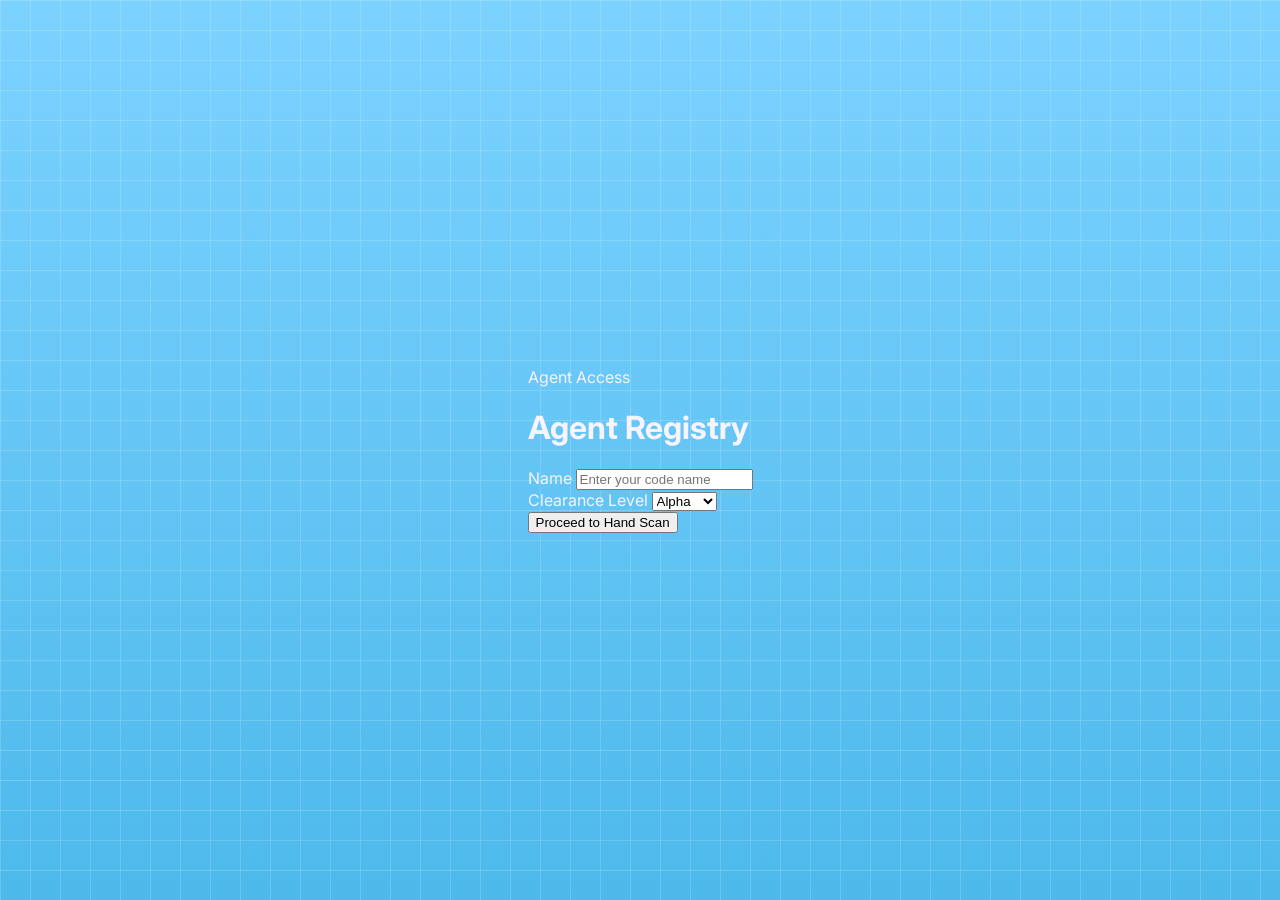
<file: index.html>
<!DOCTYPE html>
<html lang="en">
  <head>
    <meta charset="UTF-8" />
    <meta name="viewport" content="width=device-width, initial-scale=1.0" />
    <title>Agent Access</title>
    <link rel="preconnect" href="https://fonts.googleapis.com" />
    <link rel="preconnect" href="https://fonts.gstatic.com" crossorigin />
    <link href="https://fonts.googleapis.com/css2?family=Cinzel:wght@400;600;700&family=Inter:wght@400;500;600;700&display=swap" rel="stylesheet" />
    <link rel="stylesheet" href="styles.css" />
  </head>
  <body class="login-page">
    <main class="login-shell">
      <div class="seal">Agent Access</div>
      <h1>Agent Registry</h1>

      <form id="agentForm" class="agent-form">
        <div class="field-row">
          <label for="agentName">Name</label>
          <input id="agentName" name="agentName" type="text" maxlength="24" placeholder="Enter your code name" required />
        </div>

        <div class="field-row">
          <label for="accessLevel">Clearance Level</label>
          <select id="accessLevel" name="accessLevel">
            <option value="Alpha">Alpha</option>
            <option value="Bravo">Bravo</option>
            <option value="Charlie">Charlie</option>
            <option value="Delta">Delta</option>
          </select>
        </div>

        <button type="submit" class="primary-btn">Proceed to Hand Scan</button>
      </form>
    </main>

    <script src="script.js"></script>
  </body>
</html>
</file>
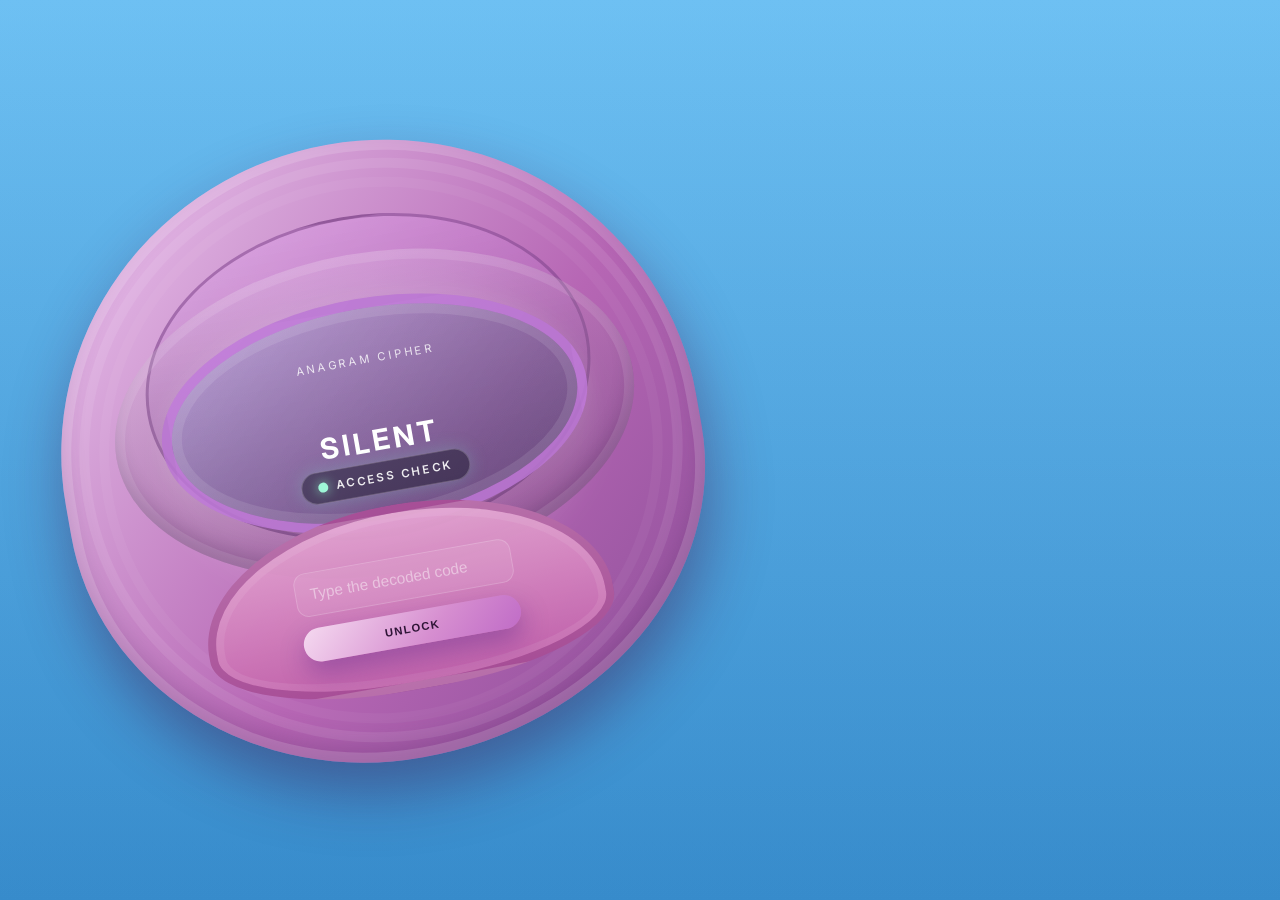
<file: cipher.html>
<!DOCTYPE html>
<html lang="en">
  <head>
    <meta charset="UTF-8" />
    <meta name="viewport" content="width=device-width, initial-scale=1.0" />
    <title>Secret Cipher</title>
    <link rel="preconnect" href="https://fonts.googleapis.com" />
    <link rel="preconnect" href="https://fonts.gstatic.com" crossorigin />
    <link href="https://fonts.googleapis.com/css2?family=Cinzel:wght@400;600;700&family=Inter:wght@400;500;600;700&display=swap" rel="stylesheet" />
    <link rel="stylesheet" href="styles.css" />
  </head>
  <body class="mission-page">
    <main class="mission-layout" id="missionLayout">
      <section class="cipher-visual" aria-label="Cipher challenge panel">
        <div class="compact-shell">
          <div class="compact-lid"></div>
          <div class="compact-glow"></div>

          <div class="compact-face">
            <div class="mirror-frame">
              <div class="scan-ring"></div>
              <div class="cipher-display">
                <span class="code-label">Anagram Cipher</span>
                <div class="anagram-box" id="anagramText">SILENT</div>
              </div>
              <div class="status-strip">
                <span class="status-dot"></span>
                <span id="scanLabel">ACCESS CHECK</span>
              </div>
            </div>
          </div>

          <div class="powder-pan">
            <form class="challenge-form" id="cipherForm">
              <input id="codeInput" type="text" maxlength="20" placeholder="Type the decoded code" aria-label="Secret code" />
              <button type="submit">Unlock</button>
            </form>
          </div>
        </div>
      </section>

      <aside class="mission-panel mission-brief" id="missionBrief" aria-live="polite">
        <div class="mission-top">
          <span>Agent Clearance</span>
          <strong id="agentBadge">AGENT</strong>
        </div>

        <h1 class="mission-header" id="missionTitle">Welcome</h1>
        <p class="mission-copy" id="missionCopy">Access granted. Solve the cipher and confirm the code.</p>

        <div class="success-text" id="successText">ACCESS VERIFIED — CODE: LISTEN</div>

        <div class="briefing-box">
          <h2>New Mission</h2>
          <p>
            Secure the encrypted courier before dawn. Maintain your disguise, avoid visual detection,
            and extract the package without leaving a trace. The target is moving through the abandoned tower district at 02:17.
          </p>
        </div>
      </aside>
    </main>

    <script src="cipher.js"></script>
  </body>
</html>
</file>
<file: styles.css>
:root {
  --sky: #7cd2ff;
  --sky-deep: #4db9eb;
  --shell-main: #d4a0d6;
  --shell-light: #f0c9f3;
  --shell-shadow: #b666b4;
  --shell-dark: #8a4e98;
  --powder-pink: #ef9dc8;
  --powder-coral: #ff7a57;
  --accent: #9ef7d7;
  --panel: rgba(35, 18, 40, 0.32);
  --panel-border: rgba(255, 255, 255, 0.18);
  --input-bg: rgba(255, 255, 255, 0.08);
  --text: #f7f3ff;
  --muted: rgba(255, 255, 255, 0.72);
  --mission-bg: rgba(42, 18, 47, 0.38);
}

* { box-sizing: border-box; }

html, body {
  margin: 0;
  min-height: 100%;
  height: 100%;
  font-family: "Inter", sans-serif;
  background: linear-gradient(180deg, var(--sky) 0%, var(--sky-deep) 100%);
  color: var(--text);
}

body {
  display: grid;
  place-items: center;
  overflow: hidden;
  background-image:
    linear-gradient(rgba(255,255,255,0.17) 1px, transparent 1px),
    linear-gradient(90deg, rgba(255,255,255,0.16) 1px, transparent 1px);
  background-size: 30px 30px;
}

.mission-page {
  display: grid;
  place-items: center;
  overflow: auto;
  background:
    linear-gradient(180deg, rgba(255,255,255,0.05), rgba(10,26,44,0.15)),
    linear-gradient(180deg, #66bdf2 0%, #3f9fe7 100%);
}

.mission-layout {
  position: relative;
  width: min(1200px, 92vw);
  min-height: min(90vh, 760px);
  display: flex;
  align-items: center;
  justify-content: center;
  gap: clamp(18px, 3vw, 54px);
  perspective: 1600px;
  transition: all 0.9s cubic-bezier(0.22, 1, 0.36, 1);
}

.mission-layout.is-solved {
  justify-content: space-between;
}

.mission-layout.is-solved::before {
  content: "";
  position: absolute;
  inset: 8% 10% 8% 10%;
  border-radius: 28px;
  background: linear-gradient(135deg, rgba(255,255,255,0.18), rgba(255,255,255,0.03));
  border: 1px solid rgba(255,255,255,0.12);
  opacity: 0.7;
  pointer-events: none;
}

.cipher-visual {
  position: relative;
  width: min(52vw, 560px);
  min-width: 320px;
  transition: transform 1.1s cubic-bezier(0.22, 1, 0.36, 1), opacity 1.1s ease, filter 1.1s ease;
}

.mission-layout.is-solved .cipher-visual {
  transform: translateX(-58px) rotate(-3deg) scale(0.96);
  opacity: 0.82;
  filter: saturate(1.05);
}

.compact-shell {
  position: relative;
  width: min(72vw, 640px);
  height: min(62vw, 620px);
  max-height: 620px;
  border-radius: 50% 50% 52% 48% / 50% 50% 45% 45%;
  background: linear-gradient(135deg, #f0c9f3 0%, #d4a0d6 24%, #b666b4 58%, #8a4e98 100%);
  box-shadow:
    0 30px 60px rgba(65, 18, 72, 0.42),
    inset 0 0 0 10px rgba(255,255,255,0.15),
    inset 0 -16px 24px rgba(89, 39, 102, 0.3);
  transform: rotate(-10deg);
  transition: transform 1s cubic-bezier(0.22, 1, 0.36, 1), box-shadow 1s ease;
}

.mission-layout.is-solved .compact-shell {
  transform: rotate(-12deg) translateX(-30px);
  box-shadow:
    0 24px 54px rgba(65, 18, 72, 0.36),
    inset 0 0 0 10px rgba(255,255,255,0.12),
    inset 0 -16px 20px rgba(89, 39, 102, 0.24);
}

.compact-shell::before,
.compact-shell::after {
  content: "";
  position: absolute;
  inset: 18px;
  border-radius: 50%;
  border: 10px solid rgba(255,255,255,0.08);
  pointer-events: none;
}

.compact-shell::after {
  inset: 6%;
  border-color: rgba(255,255,255,0.04);
}

.compact-lid {
  position: absolute;
  inset: 12% 15% 36% 15%;
  border-radius: 50%;
  background: linear-gradient(180deg, rgba(232,160,255,0.2), rgba(118,61,130,0.35));
  border: 3px solid rgba(118, 61, 130, 0.5);
  z-index: 2;
  pointer-events: none;
}

.compact-glow {
  position: absolute;
  inset: 22% 16% 26% 16%;
  border-radius: 50%;
  background: rgba(255,255,255,0.08);
  filter: blur(12px);
  z-index: 1;
  pointer-events: none;
}

.compact-face {
  position: absolute;
  inset: 18% 9% 30% 9%;
  display: grid;
  place-items: center;
  border-radius: 50%;
  background: linear-gradient(180deg, rgba(255,255,255,0.12), rgba(39,24,51,0.18));
  box-shadow: inset 0 0 0 10px rgba(255,255,255,0.1), inset 0 -16px 18px rgba(45,16,61,0.22);
  overflow: hidden;
  z-index: 3;
}

.mirror-frame {
  position: relative;
  width: 82%;
  height: 72%;
  border-radius: 50%;
  background: linear-gradient(135deg, rgba(64,169,230,0.14), rgba(19,42,68,0.3));
  border: 10px solid rgba(198,123,221,0.8);
  box-shadow: inset 0 0 0 10px rgba(255,255,255,0.1), 0 0 24px rgba(255,255,255,0.08);
  overflow: hidden;
}

.cipher-display {
  position: absolute;
  inset: 10% 14% 18% 14%;
  display: grid;
  place-items: center;
  text-align: center;
  z-index: 2;
}

.code-label {
  display: block;
  margin-bottom: 10px;
  letter-spacing: 0.18rem;
  text-transform: uppercase;
  font-size: 0.7rem;
  color: rgba(255,255,255,0.8);
}

.anagram-box {
  font-size: clamp(1.8rem, 2vw, 2.8rem);
  font-weight: 700;
  letter-spacing: 0.2rem;
  text-transform: uppercase;
  color: #fff;
}

.status-strip {
  position: absolute;
  left: 50%;
  bottom: 12%;
  transform: translateX(-50%);
  display: inline-flex;
  align-items: center;
  gap: 8px;
  padding: 8px 16px;
  border-radius: 999px;
  background: rgba(5,16,24,0.42);
  border: 1px solid rgba(255,255,255,0.2);
  box-shadow: 0 0 18px rgba(120,241,204,0.25);
  z-index: 3;
  font-size: 0.72rem;
  letter-spacing: 0.16rem;
  font-weight: 600;
  color: rgba(255,255,255,0.9);
}

.status-dot {
  width: 10px;
  height: 10px;
  border-radius: 50%;
  background: var(--accent);
  box-shadow: 0 0 12px rgba(151,255,207,0.8);
}

.powder-pan {
  position: absolute;
  left: 18%;
  right: 18%;
  bottom: 11%;
  height: 30%;
  border-radius: 50% 50% 46% 46% / 63% 63% 34% 34%;
  background: linear-gradient(180deg, rgba(226,163,208,0.96), rgba(194,99,171,0.96));
  border: 8px solid rgba(135,54,126,0.45);
  box-shadow: inset 0 0 0 8px rgba(255,255,255,0.08);
  display: flex;
  align-items: center;
  justify-content: center;
  overflow: hidden;
  z-index: 4;
}

.challenge-form {
  width: min(220px, 80%);
  display: grid;
  gap: 12px;
  padding-top: 8px;
}

.challenge-form input {
  width: 100%;
  padding: 12px 14px;
  border-radius: 12px;
  border: 1px solid rgba(255,255,255,0.18);
  background: rgba(255,255,255,0.08);
  color: #fff;
  font-size: 0.96rem;
}

.challenge-form input::placeholder { color: rgba(255,255,255,0.45); }

.challenge-form button {
  appearance: none;
  border: none;
  border-radius: 999px;
  background: linear-gradient(135deg, #f5d9f0, #d68ed0 60%, #c06cc7);
  color: #2f1537;
  font-weight: 700;
  letter-spacing: 0.08rem;
  text-transform: uppercase;
  padding: 11px 16px;
  font-size: 0.7rem;
  cursor: pointer;
  box-shadow: 0 12px 26px rgba(73, 20, 128, 0.35);
  transition: transform 0.2s ease, box-shadow 0.2s ease;
}

.challenge-form button:hover {
  transform: translateY(-2px);
  box-shadow: 0 18px 28px rgba(73, 20, 128, 0.45);
}

.challenge-form button:active {
  transform: translateY(1px);
}

.mission-panel {
  width: min(54vw, 560px);
  background: var(--mission-bg);
  border: 1px solid rgba(255,255,255,0.18);
  border-radius: 24px;
  padding: 24px 26px 30px;
  box-shadow: 0 24px 60px rgba(49, 17, 64, 0.28);
  backdrop-filter: blur(9px);
  opacity: 0;
  transform: translateX(60px) scale(0.98);
  pointer-events: none;
  transition: all 1.1s cubic-bezier(0.22, 1, 0.36, 1);
  position: relative;
  overflow: hidden;
}

.mission-panel::before {
  content: "";
  position: absolute;
  inset: 0;
  background: linear-gradient(125deg, rgba(255,255,255,0.12), transparent 35%, rgba(255,255,255,0.05));
  opacity: 0;
  transition: opacity 0.8s ease;
}

.mission-layout.is-solved .mission-panel {
  opacity: 1;
  transform: translateX(0) scale(1);
  pointer-events: auto;
}

.mission-layout.is-solved .mission-panel::before {
  opacity: 1;
}

.mission-top {
  display: flex;
  justify-content: space-between;
  align-items: center;
  gap: 12px;
  letter-spacing: 0.18rem;
  font-size: 0.72rem;
  text-transform: uppercase;
  color: rgba(255,255,255,0.7);
}

.mission-header {
  margin-top: 18px;
  font-family: "Cinzel", serif;
  font-size: clamp(2.1rem, 3vw, 3.8rem);
  line-height: 1.1;
  letter-spacing: 0.08rem;
  color: #fff2ff;
}

.mission-copy {
  margin: 10px 0 0;
  font-size: 1.02rem;
  color: rgba(255,255,255,0.9);
}

.success-text {
  margin-top: 18px;
  padding: 12px 14px;
  border-radius: 12px;
  background: rgba(18, 70, 59, 0.35);
  border: 1px solid rgba(158,247,215,0.5);
  color: #d9fff1;
  display: none;
  box-shadow: 0 0 18px rgba(158,247,215,0.15);
}

.success-text.visible { display: block; }

.briefing-box {
  margin-top: 22px;
  border-radius: 18px;
  background: linear-gradient(135deg, rgba(255,255,255,0.08), rgba(133,81,169,0.16));
  border: 1px solid rgba(255,255,255,0.14);
  padding: 22px 18px;
  transform: translateY(18px);
  opacity: 0;
  transition: transform 0.8s ease 0.25s, opacity 0.8s ease 0.25s;
}

.mission-layout.is-solved .briefing-box {
  opacity: 1;
  transform: translateY(0);
}

.briefing-box h2 {
  margin: 0 0 12px;
  font-family: "Cinzel", serif;
  letter-spacing: 0.08rem;
  font-size: 1.6rem;
  color: #fff;
}

.briefing-box p {
  margin: 0;
  color: rgba(255,255,255,0.9);
  line-height: 1.7;
}

@media (max-width: 820px) {
  .mission-layout {
    flex-direction: column;
    justify-content: center;
    gap: 18px;
    padding: 28px 12px 52px;
  }

  .mission-layout.is-solved {
    justify-content: center;
  }

  .mission-panel,
  .cipher-visual {
    width: min(94vw, 560px);
  }

  .mission-layout.is-solved .cipher-visual {
    transform: translateY(-10px) scale(0.98);
  }

  .mission-panel {
    transform: translateY(18px);
  }

  .mission-layout.is-solved .mission-panel {
    transform: translateY(0);
  }
}
</file>
